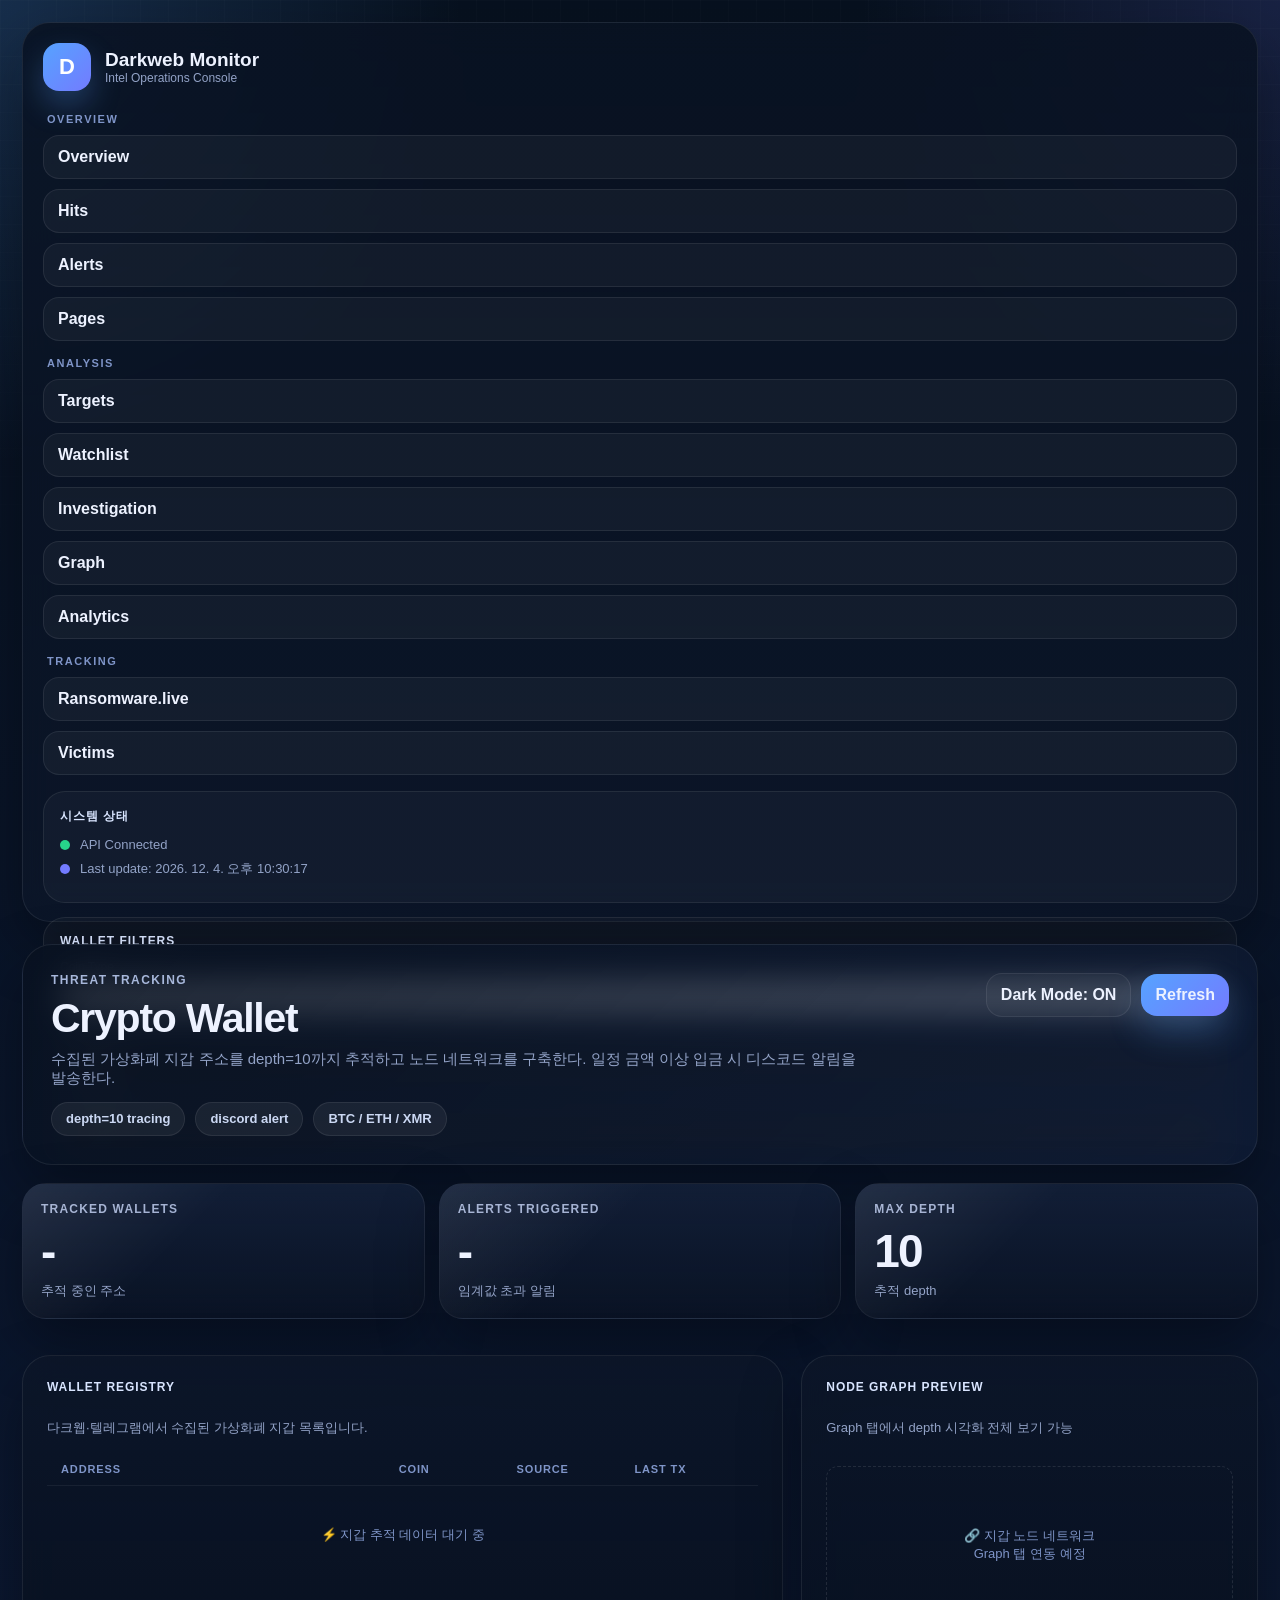
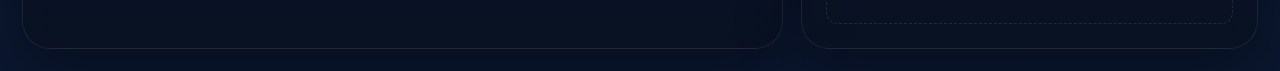
<file: ui/crypto_wallet.html>
<!doctype html>
<html lang="ko">
<head>
  <meta charset="utf-8" />
  <meta name="viewport" content="width=device-width,initial-scale=1" />
  <title>Darkweb Monitor · Crypto Wallet</title>
  <link rel="stylesheet" href="/ui/assets/styles.css" />
</head>
<body>
<script src="/ui/assets/common.js"></script>
<script>
installPage({
  pageKey: 'crypto-wallet',
  heroEyebrow: 'Threat Tracking',
  heroTitle: 'Crypto Wallet',
  heroDesc: '수집된 가상화폐 지갑 주소를 depth=10까지 추적하고 노드 네트워크를 구축한다. 일정 금액 이상 입금 시 디스코드 알림을 발송한다.',
  heroMeta: ['depth=10 tracing', 'discord alert', 'BTC / ETH / XMR'],
  actionHtml: '<button class="btn primary" id="heroRefreshBtn">Refresh</button>',
  sidebarExtra: `
    <div class="card-title">Wallet Filters</div>
    <label class="field-label" for="coinTypeFilter">Coin Type</label>
    <select id="coinTypeFilter" class="control">
      <option value="">전체</option>
      <option value="BTC">Bitcoin (BTC)</option>
      <option value="ETH">Ethereum (ETH)</option>
      <option value="XMR">Monero (XMR)</option>
    </select>
    <label class="field-label" for="alertThreshold">Alert 기준 ($)</label>
    <input id="alertThreshold" class="control" type="number" placeholder="10000" value="10000" />
    <label class="field-label" for="walletSearch">지갑 주소 검색</label>
    <input id="walletSearch" class="control" type="text" placeholder="1A2B3C..." />`,
  mainHtml: `
    <div class="hidden empty" id="errorBox"></div>
    <div style="display:grid;grid-template-columns:repeat(3,1fr);gap:14px;margin-bottom:18px">
      <article class="metric"><div class="metric-label">Tracked Wallets</div><div class="metric-value" id="mWallets">-</div><div class="metric-foot">추적 중인 주소</div></article>
      <article class="metric"><div class="metric-label">Alerts Triggered</div><div class="metric-value" id="mAlerts">-</div><div class="metric-foot">임계값 초과 알림</div></article>
      <article class="metric"><div class="metric-label">Max Depth</div><div class="metric-value">10</div><div class="metric-foot">추적 depth</div></article>
    </div>
    <section class="split">
      <div class="panel" style="padding:24px">
        <div class="card-title">Wallet Registry</div>
        <p class="muted" style="margin-bottom:16px;font-size:13px">다크웹·텔레그램에서 수집된 가상화폐 지갑 목록입니다.</p>
        <div id="walletTable">
          <div style="display:grid;grid-template-columns:3fr 1fr 1fr 1fr;gap:8px;padding:10px 14px;font-size:11px;text-transform:uppercase;letter-spacing:.08em;color:#7f95c8;font-weight:900;border-bottom:1px solid rgba(255,255,255,.06)">
            <span>Address</span><span>Coin</span><span>Source</span><span>Last Tx</span>
          </div>
          <div style="padding:40px;text-align:center;color:#7f95c8;font-size:13px">
            ⚡ 지갑 추적 데이터 대기 중
          </div>
        </div>
      </div>
      <div class="panel" style="padding:24px">
        <div class="card-title">Node Graph Preview</div>
        <p class="muted" style="font-size:13px">Graph 탭에서 depth 시각화 전체 보기 가능</p>
        <div style="padding:60px;text-align:center;color:#7f95c8;font-size:13px;border:1px dashed rgba(255,255,255,.1);border-radius:12px;margin-top:16px">
          🔗 지갑 노드 네트워크<br/>Graph 탭 연동 예정
        </div>
      </div>
    </section>`
});

async function loadWallets() {
  // TODO: fetch('/api/tracking/wallets') 연동
  setUpdated(nowStr());
}

document.addEventListener('DOMContentLoaded', () => {
  attachRefresh(loadWallets);
  loadWallets();
});
</script>
</body>
</html>
</file>
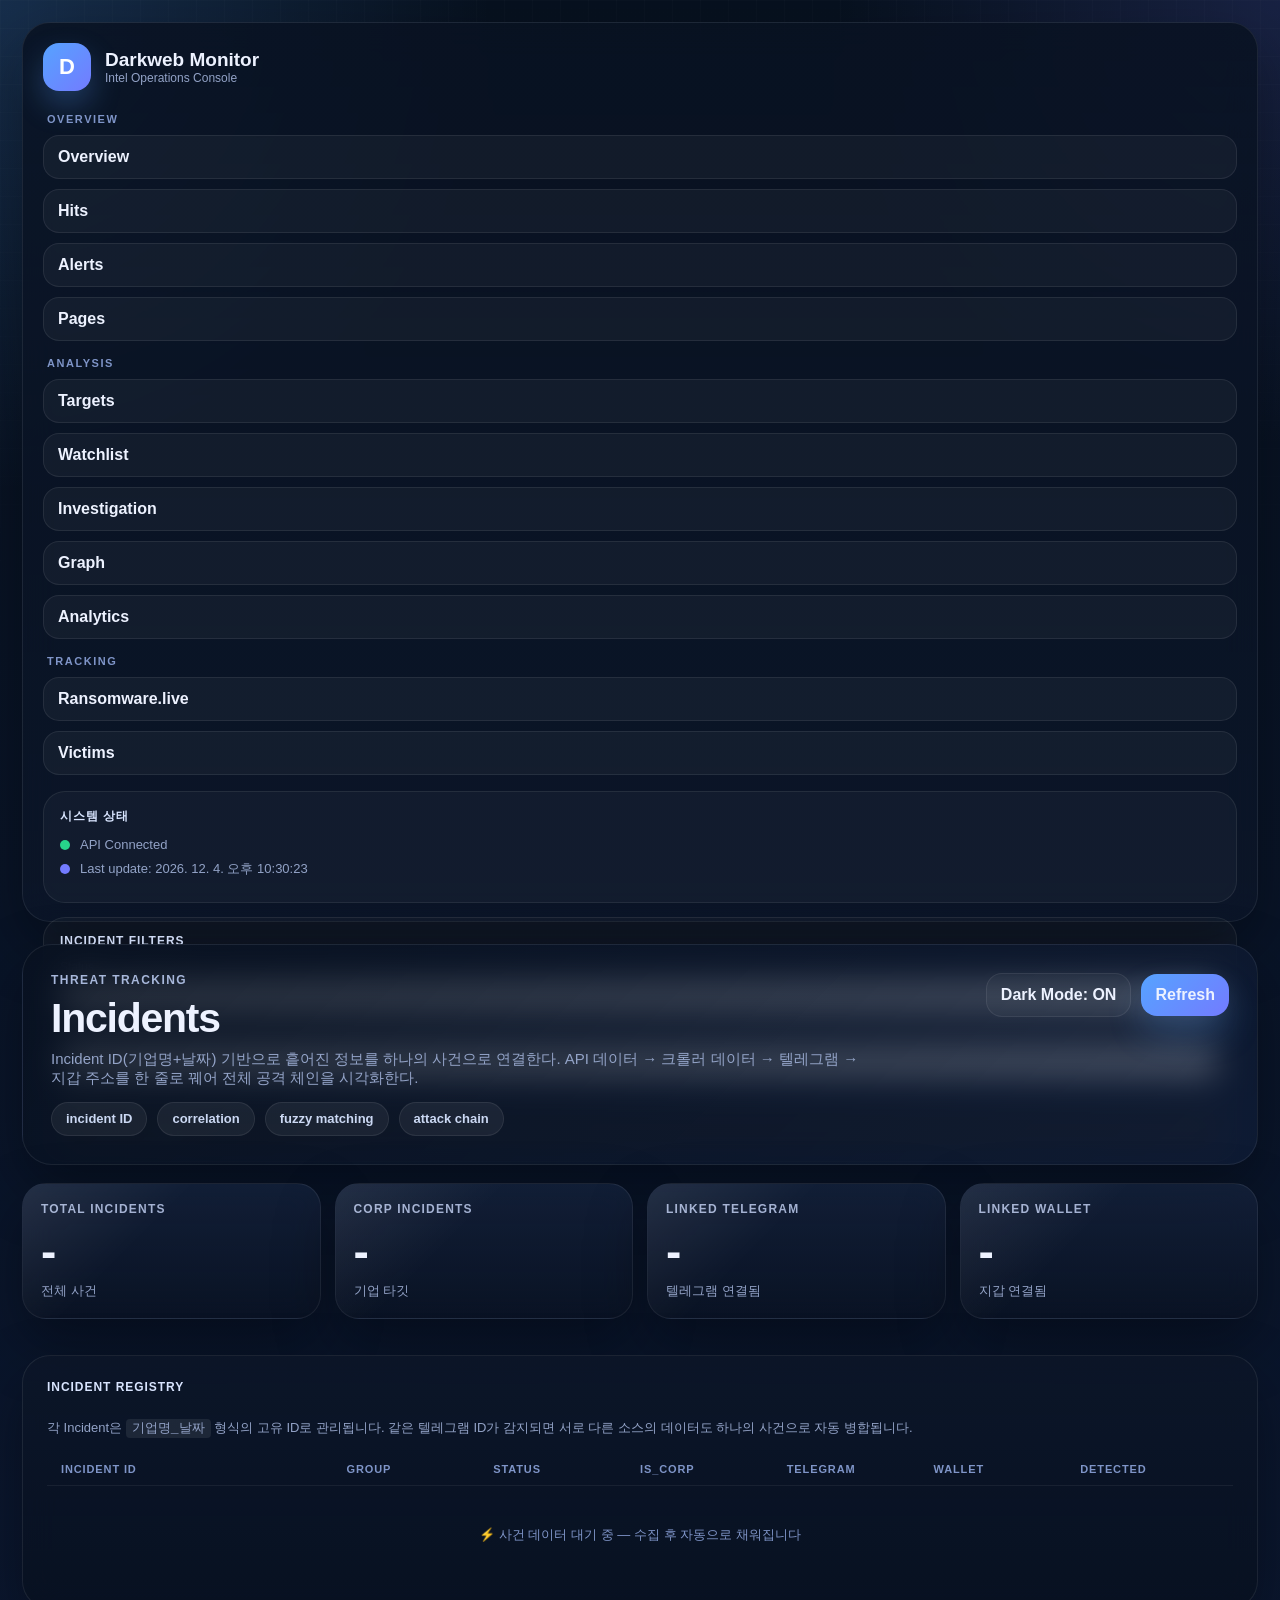
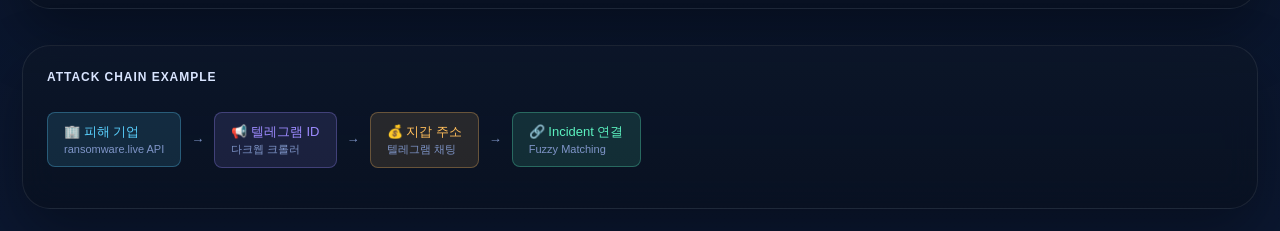
<file: ui/incidents.html>
<!doctype html>
<html lang="ko">
<head>
  <meta charset="utf-8" />
  <meta name="viewport" content="width=device-width,initial-scale=1" />
  <title>Darkweb Monitor · Incidents</title>
  <link rel="stylesheet" href="/ui/assets/styles.css" />
</head>
<body>
<script src="/ui/assets/common.js"></script>
<script>
installPage({
  pageKey: 'incidents',
  heroEyebrow: 'Threat Tracking',
  heroTitle: 'Incidents',
  heroDesc: 'Incident ID(기업명+날짜) 기반으로 흩어진 정보를 하나의 사건으로 연결한다. API 데이터 → 크롤러 데이터 → 텔레그램 → 지갑 주소를 한 줄로 꿰어 전체 공격 체인을 시각화한다.',
  heroMeta: ['incident ID', 'correlation', 'fuzzy matching', 'attack chain'],
  actionHtml: '<button class="btn primary" id="heroRefreshBtn">Refresh</button>',
  sidebarExtra: `
    <div class="card-title">Incident Filters</div>
    <label class="field-label" for="incidentStatusFilter">Status</label>
    <select id="incidentStatusFilter" class="control">
      <option value="">전체</option>
      <option value="published">Published</option>
      <option value="awaiting">Awaiting</option>
      <option value="negotiated">Negotiated</option>
    </select>
    <label class="field-label" for="incidentCorpFilter">is_corp</label>
    <select id="incidentCorpFilter" class="control">
      <option value="">전체</option>
      <option value="true">Corp (기업)</option>
      <option value="false">Non-Corp</option>
    </select>
    <label class="field-label" for="incidentSearch">검색</label>
    <input id="incidentSearch" class="control" type="text" placeholder="Incident ID / 기업명" />`,
  mainHtml: `
    <div class="hidden empty" id="errorBox"></div>
    <div style="display:grid;grid-template-columns:repeat(4,1fr);gap:14px;margin-bottom:18px">
      <article class="metric"><div class="metric-label">Total Incidents</div><div class="metric-value" id="mTotal">-</div><div class="metric-foot">전체 사건</div></article>
      <article class="metric"><div class="metric-label">Corp Incidents</div><div class="metric-value" id="mCorp">-</div><div class="metric-foot">기업 타깃</div></article>
      <article class="metric"><div class="metric-label">Linked Telegram</div><div class="metric-value" id="mTg">-</div><div class="metric-foot">텔레그램 연결됨</div></article>
      <article class="metric"><div class="metric-label">Linked Wallet</div><div class="metric-value" id="mWallet">-</div><div class="metric-foot">지갑 연결됨</div></article>
    </div>
    <section class="panel" style="padding:24px;margin-bottom:18px">
      <div class="card-title">Incident Registry</div>
      <p class="muted" style="margin-bottom:16px;font-size:13px">
        각 Incident은 <code style="background:rgba(255,255,255,.08);padding:2px 6px;border-radius:4px">기업명_날짜</code> 형식의 고유 ID로 관리됩니다.
        같은 텔레그램 ID가 감지되면 서로 다른 소스의 데이터도 하나의 사건으로 자동 병합됩니다.
      </p>
      <div id="incidentTable">
        <div style="display:grid;grid-template-columns:2fr 1fr 1fr 1fr 1fr 1fr 1fr;gap:8px;padding:10px 14px;font-size:11px;text-transform:uppercase;letter-spacing:.08em;color:#7f95c8;font-weight:900;border-bottom:1px solid rgba(255,255,255,.06)">
          <span>Incident ID</span><span>Group</span><span>Status</span><span>is_corp</span><span>Telegram</span><span>Wallet</span><span>Detected</span>
        </div>
        <div style="padding:40px;text-align:center;color:#7f95c8;font-size:13px">
          ⚡ 사건 데이터 대기 중 — 수집 후 자동으로 채워집니다
        </div>
      </div>
    </section>
    <section class="panel" style="padding:24px">
      <div class="card-title">Attack Chain Example</div>
      <div style="display:flex;align-items:center;gap:10px;flex-wrap:wrap;padding:16px 0;font-size:13px">
        <div style="background:rgba(90,209,255,.12);border:1px solid rgba(90,209,255,.3);border-radius:8px;padding:10px 16px;color:#5ad1ff">
          🏢 피해 기업<br/><span style="font-size:11px;color:#7f95c8">ransomware.live API</span>
        </div>
        <span style="color:#7f95c8">→</span>
        <div style="background:rgba(157,139,255,.12);border:1px solid rgba(157,139,255,.3);border-radius:8px;padding:10px 16px;color:#9d8bff">
          📢 텔레그램 ID<br/><span style="font-size:11px;color:#7f95c8">다크웹 크롤러</span>
        </div>
        <span style="color:#7f95c8">→</span>
        <div style="background:rgba(255,190,92,.12);border:1px solid rgba(255,190,92,.3);border-radius:8px;padding:10px 16px;color:#ffbe5c">
          💰 지갑 주소<br/><span style="font-size:11px;color:#7f95c8">텔레그램 채팅</span>
        </div>
        <span style="color:#7f95c8">→</span>
        <div style="background:rgba(91,240,191,.12);border:1px solid rgba(91,240,191,.3);border-radius:8px;padding:10px 16px;color:#5bf0bf">
          🔗 Incident 연결<br/><span style="font-size:11px;color:#7f95c8">Fuzzy Matching</span>
        </div>
      </div>
    </section>`
});

async function loadIncidents() {
  // TODO: fetch('/api/tracking/incidents') 연동
  setUpdated(nowStr());
}

document.addEventListener('DOMContentLoaded', () => {
  attachRefresh(loadIncidents);
  loadIncidents();
});
</script>
</body>
</html>
</file>
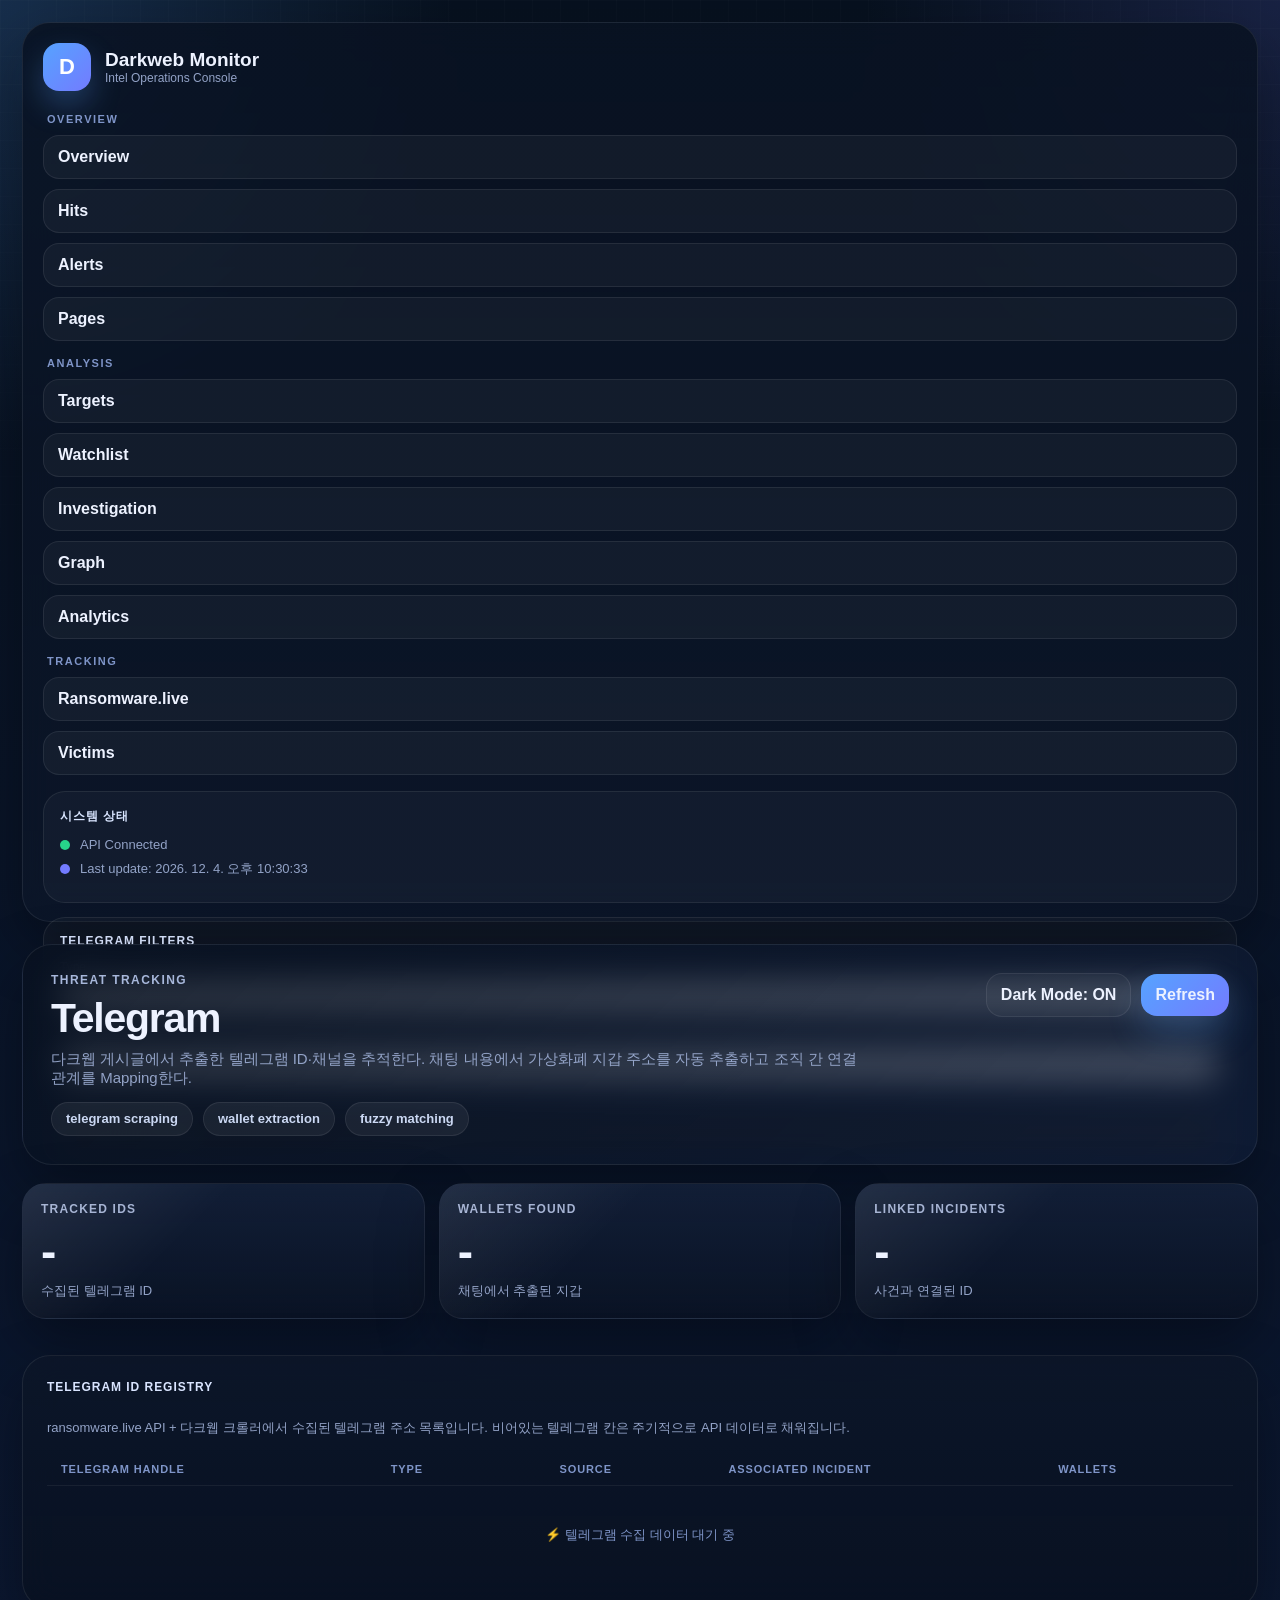
<file: ui/telegram.html>
<!doctype html>
<html lang="ko">
<head>
  <meta charset="utf-8" />
  <meta name="viewport" content="width=device-width,initial-scale=1" />
  <title>Darkweb Monitor · Telegram</title>
  <link rel="stylesheet" href="/ui/assets/styles.css" />
</head>
<body>
<script src="/ui/assets/common.js"></script>
<script>
installPage({
  pageKey: 'telegram',
  heroEyebrow: 'Threat Tracking',
  heroTitle: 'Telegram',
  heroDesc: '다크웹 게시글에서 추출한 텔레그램 ID·채널을 추적한다. 채팅 내용에서 가상화폐 지갑 주소를 자동 추출하고 조직 간 연결 관계를 Mapping한다.',
  heroMeta: ['telegram scraping', 'wallet extraction', 'fuzzy matching'],
  actionHtml: '<button class="btn primary" id="heroRefreshBtn">Refresh</button>',
  sidebarExtra: `
    <div class="card-title">Telegram Filters</div>
    <label class="field-label" for="tgTypeFilter">Type</label>
    <select id="tgTypeFilter" class="control">
      <option value="">전체</option>
      <option value="channel">Channel</option>
      <option value="user">User ID</option>
      <option value="group">Group</option>
    </select>
    <label class="field-label" for="tgLinkedFilter">연결 상태</label>
    <select id="tgLinkedFilter" class="control">
      <option value="">전체</option>
      <option value="linked">Incident 연결됨</option>
      <option value="unlinked">미연결</option>
    </select>
    <label class="field-label" for="tgSearch">검색</label>
    <input id="tgSearch" class="control" type="text" placeholder="@username / 채널명" />`,
  mainHtml: `
    <div class="hidden empty" id="errorBox"></div>
    <div style="display:grid;grid-template-columns:repeat(3,1fr);gap:14px;margin-bottom:18px">
      <article class="metric"><div class="metric-label">Tracked IDs</div><div class="metric-value" id="mTgIds">-</div><div class="metric-foot">수집된 텔레그램 ID</div></article>
      <article class="metric"><div class="metric-label">Wallets Found</div><div class="metric-value" id="mTgWallets">-</div><div class="metric-foot">채팅에서 추출된 지갑</div></article>
      <article class="metric"><div class="metric-label">Linked Incidents</div><div class="metric-value" id="mTgIncidents">-</div><div class="metric-foot">사건과 연결된 ID</div></article>
    </div>
    <section class="panel" style="padding:24px">
      <div class="card-title">Telegram ID Registry</div>
      <p class="muted" style="margin-bottom:16px;font-size:13px">ransomware.live API + 다크웹 크롤러에서 수집된 텔레그램 주소 목록입니다. 비어있는 텔레그램 칸은 주기적으로 API 데이터로 채워집니다.</p>
      <div id="tgTable">
        <div style="display:grid;grid-template-columns:2fr 1fr 1fr 2fr 1fr;gap:8px;padding:10px 14px;font-size:11px;text-transform:uppercase;letter-spacing:.08em;color:#7f95c8;font-weight:900;border-bottom:1px solid rgba(255,255,255,.06)">
          <span>Telegram Handle</span><span>Type</span><span>Source</span><span>Associated Incident</span><span>Wallets</span>
        </div>
        <div style="padding:40px;text-align:center;color:#7f95c8;font-size:13px">
          ⚡ 텔레그램 수집 데이터 대기 중
        </div>
      </div>
    </section>`
});

async function loadTelegram() {
  // TODO: fetch('/api/tracking/telegram') 연동
  setUpdated(nowStr());
}

document.addEventListener('DOMContentLoaded', () => {
  attachRefresh(loadTelegram);
  loadTelegram();
});
</script>
</body>
</html>
</file>
<file: ui/assets/styles.css>
:root {
  --bg: #07111f;
  --bg2: #0b1730;
  --line: rgba(255, 255, 255, .08);
  --line2: rgba(255, 255, 255, .12);
  --text: #edf2ff;
  --muted: #93a3c7;
  --blue: #56a3ff;
  --indigo: #737bff;
  --green: #27d38a;
  --red: #ff6d7a;
  --amber: #ffbe5c;
  --shadow: 0 24px 60px rgba(0, 0, 0, .34);
  --card: linear-gradient(180deg, rgba(12, 22, 40, .86), rgba(8, 16, 31, .80));
}

* {
  box-sizing: border-box
}

html,
body {
  margin: 0;
  padding: 0;
  min-height: 100vh;
  color: var(--text);
  font-family: Inter, Pretendard, -apple-system, BlinkMacSystemFont, "Segoe UI", Arial, sans-serif;
  background:
    radial-gradient(circle at top left, rgba(86, 163, 255, .20), transparent 22%),
    radial-gradient(circle at top right, rgba(115, 123, 255, .16), transparent 20%),
    linear-gradient(180deg, var(--bg), var(--bg2));
  overflow-x: hidden;
}

.bg-grid {
  position: fixed;
  inset: 0;
  pointer-events: none;
  background-image: linear-gradient(rgba(255, 255, 255, .022) 1px, transparent 1px), linear-gradient(90deg, rgba(255, 255, 255, .022) 1px, transparent 1px);
  background-size: 28px 28px;
  mask-image: linear-gradient(180deg, rgba(0, 0, 0, .65), transparent 95%);
}

.shell {
  position: relative;
  width: 100%;
  max-width: none;
  margin: 0;
  padding: clamp(14px, 1.8vw, 22px);
  display: grid;
  grid-template-columns: minmax(240px, 280px) minmax(0, 1fr);
  gap: clamp(14px, 1.8vw, 22px);
  align-items: start;
  overflow-x: clip;
}

.sidebar,
.hero,
.panel,
.metric,
.filter-card,
.detail-card {
  backdrop-filter: blur(16px);
  -webkit-backdrop-filter: blur(16px)
}

.sidebar {
  position: relative;
  top: 0;
  align-self: start;
  padding: 20px;
  border-radius: 28px;
  border: 1px solid var(--line);
  background: linear-gradient(180deg, rgba(9, 18, 34, .88), rgba(12, 22, 40, .74));
  box-shadow: var(--shadow);
  overflow-y: auto;
  max-height: 100vh;
}

.brand {
  display: flex;
  gap: 14px;
  align-items: center;
  margin-bottom: 22px
}

.brand-mark {
  width: 48px;
  height: 48px;
  border-radius: 16px;
  display: grid;
  place-items: center;
  background: linear-gradient(135deg, var(--blue), var(--indigo));
  color: white;
  font-weight: 900;
  font-size: 22px;
  box-shadow: 0 14px 30px rgba(86, 163, 255, .28)
}

.brand-title {
  font-size: 19px;
  font-weight: 900
}

.brand-sub {
  font-size: 12px;
  color: var(--muted)
}

.nav-group {
  margin-bottom: 14px
}

.nav-title {
  font-size: 11px;
  text-transform: uppercase;
  color: #7f95c8;
  letter-spacing: .14em;
  margin: 0 0 10px 4px;
  font-weight: 900
}

.nav {
  display: grid;
  gap: 10px;
  margin-bottom: 16px
}

.nav-link,
.nav-btn,
.btn,
.control,
.chip {
  border: 1px solid var(--line);
  background: rgba(255, 255, 255, .04);
  color: var(--text);
  border-radius: 16px;
  font: inherit;
}

.nav-link,
.nav-btn,
.btn {
  padding: 12px 14px;
  font-weight: 800;
  cursor: pointer;
  text-decoration: none;
  display: block
}

.nav-link, .nav-btn, .btn { padding: 12px 14px; font-weight: 800; cursor: pointer; text-decoration: none; display: block }
.nav-link:hover, .nav-btn:hover, .btn:hover { background: rgba(255,255,255,.08) }
.nav-link.active { background: linear-gradient(135deg, rgba(86,163,255,.18), rgba(115,123,255,.18)); border-color: rgba(86,163,255,.35) }
.btn.primary { border: none; background: linear-gradient(135deg, var(--blue), var(--indigo)); box-shadow: 0 18px 34px rgba(86, 163, 255, .22) }
.btn.ghost { background: rgba(255,255,255,.03) }
.status-card, .filter-card, .detail-card {
  margin-top: 0px; padding: 16px; border-radius: 22px; border: 1px solid var(--line); background: rgba(255,255,255,.03)

}

.nav-link:hover,
.nav-btn:hover,
.btn:hover {
  background: rgba(255, 255, 255, .08)
}

.nav-link.active {
  background: linear-gradient(135deg, rgba(86, 163, 255, .18), rgba(115, 123, 255, .18));
  border-color: rgba(86, 163, 255, .35)
}

.btn.primary {
  border: none;
  background: linear-gradient(135deg, var(--blue), var(--indigo));
  box-shadow: 0 18px 34px rgba(86, 163, 255, .22)
}

.btn.ghost {
  background: rgba(255, 255, 255, .03)
}

.status-card,
.filter-card,
.detail-card {
  margin-top: 14px;
  padding: 16px;
  border-radius: 22px;
  border: 1px solid var(--line);
  background: rgba(255, 255, 255, .03)
}

.card-title {
  font-size: 12px;
  text-transform: uppercase;
  letter-spacing: .08em;
  color: #d9e5ff;
  font-weight: 900;
  margin-bottom: 12px
}

.status-row {
  display: flex;
  align-items: center;
  gap: 10px;
  color: var(--muted);
  font-size: 13px;
  margin: 8px 0
}

.dot {
  width: 10px;
  height: 10px;
  border-radius: 999px
}

.dot.ok {
  background: var(--green)
}

.dot.purple {
  background: var(--indigo)
}

.dot.fail {
  background: var(--red)
}

.field-label {
  display: block;
  font-size: 12px;
  color: var(--muted);
  margin: 10px 0 6px
}

.control {
  width: 100%;
  padding: 12px 12px;
  outline: none
}

.control:focus {
  border-color: rgba(86, 163, 255, .45);
  box-shadow: 0 0 0 4px rgba(86, 163, 255, .12)
}

.main {
  display: grid;
  gap: clamp(14px, 1.5vw, 18px);
  min-width: 0
}

.hero {
  display: flex;
  justify-content: space-between;
  align-items: flex-start;
  gap: clamp(14px, 1.5vw, 18px);
  padding: clamp(20px, 2.2vw, 28px);
  border-radius: 30px;
  border: 1px solid var(--line);
  background: linear-gradient(135deg, rgba(8, 17, 32, .88), rgba(15, 28, 54, .76));
  box-shadow: var(--shadow)
}

.eyebrow {
  font-size: 12px;
  letter-spacing: .12em;
  text-transform: uppercase;
  color: #a7b7da;
  font-weight: 900;
  margin-bottom: 10px
}

.hero h1 {
  margin: 0;
  font-size: clamp(28px, 3.2vw, 42px);
  line-height: 1.04;
  letter-spacing: -.03em
}

.hero p {
  margin: 10px 0 0;
  color: var(--muted);
  font-size: 15px;
  max-width: 820px
}

.actions {
  display: flex;
  gap: 10px;
  flex-wrap: wrap
}

.metrics {
  display: grid;
  grid-template-columns: repeat(auto-fit, minmax(220px, 1fr));
  gap: 16px
}

.metric {
  position: relative;
  overflow: hidden;
  padding: 18px;
  border-radius: 24px;
  border: 1px solid var(--line);
  background: linear-gradient(180deg, rgba(19, 32, 57, .88), rgba(10, 18, 34, .78));
  box-shadow: var(--shadow)
}

.metric::after {
  content: "";
  position: absolute;
  inset: 0;
  background: linear-gradient(135deg, rgba(255, 255, 255, .08), transparent 40%);
  pointer-events: none
}

.metric-label {
  font-size: 12px;
  text-transform: uppercase;
  letter-spacing: .1em;
  color: #a3b1d2;
  font-weight: 900
}

.metric-value {
  margin-top: 12px;
  font-size: clamp(34px, 4vw, 46px);
  font-weight: 900;
  line-height: 1;
  letter-spacing: -.04em
}

.metric-foot {
  margin-top: 8px;
  font-size: 13px;
  color: var(--muted)
}

.grid-2 {
  display: grid;
  grid-template-columns: minmax(0, 1.35fr) minmax(320px, .85fr);
  gap: 18px
}

.grid-3 {
  display: grid;
  grid-template-columns: repeat(auto-fit, minmax(240px, 1fr));
  gap: 16px
}

.panel {
  padding: 18px;
  border-radius: 28px;
  border: 1px solid var(--line);
  background: var(--card);
  box-shadow: var(--shadow);
  min-width: 0
}

.panel-head {
  display: flex;
  justify-content: space-between;
  align-items: center;
  gap: 10px;
  margin-bottom: 16px
}

.panel-title {
  font-size: 22px;
  font-weight: 900;
  letter-spacing: -.02em
}

.panel-sub {
  font-size: 13px;
  color: var(--muted);
  margin-top: 4px
}

.charts {
  display: grid;
  grid-template-columns: repeat(auto-fit, minmax(280px, 1fr));
  gap: 14px
}

.chart-card,
.sub-card {
  border: 1px solid var(--line);
  background: rgba(255, 255, 255, .03);
  border-radius: 22px;
  padding: 16px
}

.chart-title,
.sub-title {
  font-size: 14px;
  font-weight: 800;
  margin-bottom: 10px;
  color: #dce6ff
}

.chart-box {
  width: 100%;
  min-height: 240px;
  height: min(32vw, 320px);
  max-height: 320px;
  position: relative;
  overflow: hidden
}

canvas {
  display: block;
  width: 100% !important;
  height: 100% !important;
  max-height: none !important;
}

.pulse-list,
.stack {
  display: grid;
  gap: 12px
}

.pulse,
.timeline-item,
.list-item {
  border: 1px solid var(--line);
  background: rgba(255, 255, 255, .035);
  border-radius: 18px;
  padding: 14px
}

.pulse-kicker,
.mini-kicker {
  font-size: 11px;
  text-transform: uppercase;
  letter-spacing: .08em;
  color: #a7b7da;
  font-weight: 900
}

.pulse-value {
  font-size: 24px;
  font-weight: 900;
  margin: 8px 0 6px
}

.pulse-desc,
.mini-desc,
.mono {
  font-size: 13px;
  color: var(--muted)
}

.toolbar {
  display: flex;
  justify-content: space-between;
  align-items: center;
  gap: 10px;
  flex-wrap: wrap;
  margin-bottom: 14px
}

.toolbar .control {
  width: auto;
  min-width: 160px;
  max-width: 100%
}

.toolbar-grow {
  flex: 1 1 320px
}

.pill,
.chip {
  display: inline-flex;
  align-items: center;
  gap: 8px;
  padding: 8px 12px;
  border-radius: 999px;
  background: rgba(255, 255, 255, .05);
  border: 1px solid var(--line);
  color: #cbd8f3;
  font-size: 12px;
  font-weight: 800
}

.chip.active {
  background: rgba(86, 163, 255, .14);
  border-color: rgba(86, 163, 255, .36)
}

.table-wrap {
  overflow-x: hidden;
  overflow-y: auto;
  border-radius: 20px;
  width: 100%;
  min-width: 0;
  -webkit-overflow-scrolling: touch
}

table {
  width: 100%;
  border-collapse: collapse;
  min-width: 0;
  table-layout: fixed
}

thead th {
  text-align: left;
  padding: 14px 16px;
  font-size: 12px;
  font-weight: 900;
  text-transform: uppercase;
  letter-spacing: .08em;
  color: #9ec7ff;
  background: rgba(255, 255, 255, .035);
  border-bottom: 1px solid var(--line2);
  white-space: normal;
  overflow-wrap: anywhere
}

th:first-child,
td:first-child {
  width: 72px
}

th:last-child,
td:last-child {
  width: 18%
}

tbody td {
  padding: 15px 16px;
  border-bottom: 1px solid rgba(255, 255, 255, .06);
  vertical-align: top;
  color: #eaf1ff;
  font-size: 14px;
  word-break: break-word;
  overflow-wrap: anywhere;
  white-space: normal
}

tbody tr:hover {
  background: rgba(255, 255, 255, .03)
}

tbody tr.clickable {
  cursor: pointer
}

.badge {
  display: inline-flex;
  align-items: center;
  gap: 6px;
  padding: 7px 11px;
  border-radius: 999px;
  font-size: 12px;
  font-weight: 900;
  border: 1px solid transparent
}

.badge.type,
.badge.ok {
  background: rgba(39, 211, 138, .14);
  color: #8ef0c1;
  border-color: rgba(39, 211, 138, .28)
}

.badge.fail {
  background: rgba(255, 109, 122, .14);
  color: #ffb0b8;
  border-color: rgba(255, 109, 122, .28)
}

.badge.other,
.badge.warn {
  background: rgba(255, 190, 92, .14);
  color: #ffd595;
  border-color: rgba(255, 190, 92, .28)
}

.badge.info {
  background: rgba(86, 163, 255, .14);
  color: #a3cbff;
  border-color: rgba(86, 163, 255, .28)
}

.link {
  color: #9ec7ff;
  text-decoration: none
}

.link:hover {
  text-decoration: underline
}

.muted {
  color: var(--muted)
}

.hidden {
  display: none !important
}

.empty {
  padding: 34px;
  text-align: center;
  color: var(--muted);
  font-size: 14px;
  border: 1px dashed var(--line2);
  border-radius: 18px;
  background: rgba(255, 255, 255, .025);
  margin-top: 12px
}

.pagination {
  display: flex;
  align-items: center;
  gap: 10px;
  margin-top: 14px
}

.pagination .control {
  width: auto;
  padding: 10px 18px;
  cursor: pointer
}

.pagination .control:disabled {
  opacity: .35;
  cursor: not-allowed
}

.split {
  display: grid;
  grid-template-columns: minmax(0, 1.25fr) minmax(320px, .75fr);
  gap: 18px
}

.detail-card {
  position: sticky;
  top: 22px;
  min-height: 220px;
  width: 100%;
  overflow: visible
}

.detail-title {
  font-size: 20px;
  font-weight: 900;
  letter-spacing: -.02em;
  margin-bottom: 8px
}

.detail-meta {
  display: grid;
  gap: 10px;
  margin-top: 14px
}

.meta-row {
  padding: 10px 12px;
  background: rgba(255, 255, 255, .03);
  border: 1px solid var(--line);
  border-radius: 14px
}

.meta-label {
  font-size: 11px;
  text-transform: uppercase;
  letter-spacing: .08em;
  color: #9bb1de;
  font-weight: 900;
  margin-bottom: 4px
}

.detail-cta {
  display: flex;
  gap: 10px;
  flex-wrap: wrap;
  margin-top: 14px
}

.kv-grid {
  display: grid;
  grid-template-columns: repeat(auto-fit, minmax(180px, 1fr));
  gap: 12px
}

.kv {
  padding: 14px;
  border-radius: 18px;
  border: 1px solid var(--line);
  background: rgba(255, 255, 255, .03)
}

.kv .num {
  font-size: 26px;
  font-weight: 900;
  margin-top: 6px
}

.pre {
  white-space: pre-wrap;
  word-break: break-word;
  font-family: ui-monospace, SFMono-Regular, Menlo, Consolas, monospace;
  font-size: 12px;
  color: #d6e2ff
}

.list-tight {
  display: grid;
  gap: 8px
}

.evidence-links {
  display: flex;
  gap: 8px;
  flex-wrap: wrap
}

.timeline {
  display: grid;
  gap: 12px
}

.timeline-item {
  display: grid;
  gap: 8px
}

.timeline-top {
  display: flex;
  justify-content: space-between;
  gap: 12px;
  align-items: center
}

.row-actions {
  display: flex;
  gap: 8px;
  flex-wrap: wrap
}

.small {
  font-size: 12px
}

.hero-meta {
  display: flex;
  gap: 10px;
  flex-wrap: wrap;
  margin-top: 14px
}

.hero-meta .pill {
  background: rgba(255, 255, 255, .06)
}

.highlight {
  background: linear-gradient(135deg, rgba(86, 163, 255, .12), rgba(115, 123, 255, .12));
  border-color: rgba(86, 163, 255, .28)
}

@media (max-width: 1440px) {
  .shell {
    grid-template-columns: minmax(220px, 250px) minmax(0, 1fr)
  }
}

@media (max-width:1320px) {
  .shell {
    grid-template-columns: 1fr
  }

  .sidebar,
  .detail-card {
    position: relative;
    top: 0
  }
}

@media (max-width:1180px) {

  .grid-2,
  .split {
    grid-template-columns: 1fr
  }
}

@media (max-width:900px) {

  .toolbar .control,
  .toolbar-grow {
    width: 100%;
    min-width: 100%
  }
}

@media (max-width:700px) {
  .shell {
    padding: 12px
  }

  .sidebar,
  .panel,
  .hero,
  .metric,
  .filter-card,
  .detail-card {
    border-radius: 20px
  }

  .hero {
    padding: 18px;
    flex-direction: column
  }

  .actions {
    width: 100%
  }

  .actions .btn,
  .actions .nav-btn {
    width: 100%
  }

  .panel-head,
  .toolbar,
  .timeline-top {
    align-items: flex-start;
    flex-direction: column
  }
}

@media (max-width:520px) {

  .status-card,
  .filter-card,
  .detail-card,
  .panel,
  .metric {
    padding: 14px
  }

  .hero h1 {
    font-size: 26px
  }

  .metric-value {
    font-size: 32px
  }

  .chart-box {
    min-height: 220px;
    height: 220px
  }
}


/* v3: keep overview and side panels fully visible in normal page flow */
.sidebar,
.detail-card,
.hero,
.panel,
.main,
.grid-2,
.split {
  height: auto;
  min-height: 0;
  overflow: visible;
}

.shell {
  min-height: 0;
}


/* investigation upgrade */
.detail-stack,
.section-stack {
  display: grid;
  gap: 12px;
}

.section-card {
  border: 1px solid var(--line);
  background: rgba(255, 255, 255, .03);
  border-radius: 18px;
  padding: 14px;
}
.section-title {
  font-size: 13px;
  font-weight: 900;
  letter-spacing: .04em;
  color: #dce6ff;
  margin-bottom: 10px;
  text-transform: uppercase;
}

.info-grid {
  display: grid;
  grid-template-columns: repeat(auto-fit, minmax(150px, 1fr));
  gap: 10px;
}

.info-item {
  border: 1px solid var(--line);
  background: rgba(255, 255, 255, .025);
  border-radius: 14px;
  padding: 12px;
}

.info-label {
  font-size: 11px;
  text-transform: uppercase;
  letter-spacing: .08em;
  color: #9bb1de;
  font-weight: 900;
  margin-bottom: 4px;
}

.info-value {
  font-size: 13px;
  color: var(--text);
  word-break: break-word;
  overflow-wrap: anywhere;
}

.section-title { font-size:13px; font-weight:900; letter-spacing:.04em; color:#0345ee; margin-bottom:10px; text-transform: uppercase; }
.info-grid { display:grid; grid-template-columns: repeat(auto-fit, minmax(150px,1fr)); gap:10px; }
.info-item { border:1px solid var(--line); background: rgba(255,255,255,.025); border-radius:14px; padding:12px; }
.info-label { font-size:11px; text-transform:uppercase; letter-spacing:.08em; color:#0747c7; font-weight:900; margin-bottom:4px; }
.info-value { font-size:13px; color:var(--text); word-break:break-word; overflow-wrap:anywhere; }

.preview-box {
  border: 1px solid var(--line);
  background: rgba(255, 255, 255, .02);
  border-radius: 16px;
  min-height: 180px;
  overflow: hidden;
  display: flex;
  align-items: center;
  justify-content: center;
}

.preview-box img {
  display: block;
  width: 100%;
  max-height: 320px;
  object-fit: cover;
}

.stat-grid-compact {
  display: grid;
  grid-template-columns: repeat(auto-fit, minmax(120px, 1fr));
  gap: 10px;
}

.stat-card-compact {
  border: 1px solid var(--line);
  background: rgba(255, 255, 255, .025);
  border-radius: 14px;
  padding: 12px;
}

.stat-card-compact .num {
  font-size: 22px;
  font-weight: 900;
  margin-top: 6px;
}

.related-list {
  display: grid;
  gap: 8px;
}

.related-item {
  border: 1px solid var(--line);
  background: rgba(255, 255, 255, .025);
  border-radius: 14px;
  padding: 12px;
}

.related-head {
  display: flex;
  justify-content: space-between;
  gap: 10px;
  align-items: flex-start;
}

.related-main {
  font-size: 13px;
  font-weight: 700;
  word-break: break-word;
  overflow-wrap: anywhere;
}

.related-sub {
  margin-top: 6px;
  font-size: 12px;
  color: var(--muted);
  word-break: break-word;
  overflow-wrap: anywhere;
}

.evidence-preview {
  display: grid;
  gap: 10px;
}

.tag-row {
  display: flex;
  gap: 8px;
  flex-wrap: wrap;
}

.detail-card .btn,
.section-card .btn {
  text-decoration: none;
}

.table-tight td,
.table-tight th {
  padding: 11px 12px;
}

.feed-grid {
  display: grid;
  gap: 14px;
}

@media (max-width:700px) {
  .preview-box img {
    max-height: 220px;
  }
}


/* v4 refinement */
.url-cell,
.truncate-2 {
  display: -webkit-box;
  -webkit-line-clamp: 2;
  -webkit-box-orient: vertical;
  overflow: hidden;
  text-overflow: ellipsis;
  white-space: normal;
  line-height: 1.35;
  max-height: calc(1.35em * 2);
}

.table-tight th:nth-child(1),
.table-tight td:nth-child(1) {
  width: 64px;
}

.table-tight th:nth-child(2),
.table-tight td:nth-child(2) {
  width: 110px;
}

.table-tight th:nth-child(3),
.table-tight td:nth-child(3) {
  width: 120px;
}

.table-tight th:nth-child(4),
.table-tight td:nth-child(4) {
  width: 22%;
}

.table-tight th:nth-child(5),
.table-tight td:nth-child(5) {
  width: 34%;
}

.table-tight th:nth-child(6),
.table-tight td:nth-child(6) {
  width: 145px;
}

.table-tight .matched-value {
  font-weight: 800;
  color: #f5f8ff;
}

.table-tight .cell-actions {
  display: flex;
  gap: 8px;
  flex-wrap: wrap;
  margin-top: 8px;
}

.table-tight .mini-btn,
.mini-btn {
  display: inline-flex;
  align-items: center;
  justify-content: center;
  gap: 6px;
  padding: 7px 10px;
  border-radius: 12px;
  border: 1px solid var(--line2);
  background: rgba(255, 255, 255, .04);
  color: var(--text);
  text-decoration: none;
  font-size: 12px;
  font-weight: 800;
  cursor: pointer;
}

.table-tight .mini-btn:hover,
.mini-btn:hover {
  background: rgba(255, 255, 255, .08);
}

.badge-row,
.flag-row {
  display: flex;
  flex-wrap: wrap;
  gap: 6px;
  margin-top: 8px;
}

.badge.flag-new {
  background: rgba(86, 163, 255, .14);
  color: #a3cbff;
  border-color: rgba(86, 163, 255, .28);
}

.badge.flag-repeat {
  background: rgba(255, 190, 92, .14);
  color: #ffd595;
  border-color: rgba(255, 190, 92, .28);
}

.badge.flag-multi {
  background: rgba(115, 123, 255, .14);
  color: #c7cbff;
  border-color: rgba(115, 123, 255, .28);
}

.badge.flag-fail {
  background: rgba(255, 109, 122, .14);
  color: #ffb0b8;
  border-color: rgba(255, 109, 122, .28);
}

.badge.flag-target {
  background: rgba(39, 211, 138, .14);
  color: #8ef0c1;
  border-color: rgba(39, 211, 138, .28);
}

.badge.flag-selected {
  background: rgba(255, 255, 255, .08);
  color: #eef3ff;
  border-color: rgba(255, 255, 255, .15);
}

.table-tight .mini-btn:hover, .mini-btn:hover { background: rgba(255,255,255,.08); }
.badge-row, .flag-row { display: flex; flex-wrap: wrap; gap: 6px; margin-top: 8px; }
.badge.flag-new { background: rgba(86,163,255,.14); color: #5d7594; border-color: rgba(86,163,255,.28); }
.badge.flag-repeat { background: rgba(255,190,92,.14); color: #9c825b; border-color: rgba(255,190,92,.28); }
.badge.flag-multi { background: rgba(115,123,255,.14); color: #73769c; border-color: rgba(115,123,255,.28); }
.badge.flag-fail { background: rgba(255,109,122,.14); color: #ffb0b8; border-color: rgba(255,109,122,.28); }
.badge.flag-target { background: rgba(39,211,138,.14); color: #8ef0c1; border-color: rgba(39,211,138,.28); }
.badge.flag-selected { background: rgba(255,255,255,.08); color: #eef3ff; border-color: rgba(255,255,255,.15); }

.selected-banner {
  display: flex;
  justify-content: space-between;
  align-items: center;
  gap: 12px;
  flex-wrap: wrap;
  padding: 14px 16px;
  border-radius: 20px;
  border: 1px solid rgba(86, 163, 255, .28);
  background: linear-gradient(135deg, rgba(86, 163, 255, .12), rgba(115, 123, 255, .10));
}

.selected-main {
  min-width: 0;
}

.selected-title {
  font-size: 18px;
  font-weight: 900;
  line-height: 1.2;
}

.selected-sub {
  color: var(--muted);
  font-size: 13px;
  margin-top: 6px;
}

.quick-links {
  display: flex;
  gap: 10px;
  flex-wrap: wrap;
}

.section-stack {
  display: grid;
  gap: 14px;
}

.kv-grid {
  display: grid;
  grid-template-columns: repeat(auto-fit, minmax(150px, 1fr));
  gap: 12px;
}

.kv {
  border: 1px solid var(--line);
  background: rgba(255, 255, 255, .035);
  border-radius: 18px;
  padding: 14px;
}

.timeline {
  display: grid;
  gap: 12px;
}

.timeline-top {
  display: flex;
  justify-content: space-between;
  gap: 10px;
  align-items: start;
}

.row-actions {
  display: flex;
  gap: 8px;
  align-items: center;
  flex-wrap: wrap;
}

.detail-title-wrap {
  display: flex;
  justify-content: space-between;
  gap: 10px;
  align-items: start;
}

.info-value.mono {
  font-family: ui-monospace, SFMono-Regular, Menlo, monospace;
}

.section-note {
  color: var(--muted);
  font-size: 12px;
  margin-top: 6px;
}

.related-item.clickable {
  cursor: pointer;
}

.related-item.clickable:hover {
  background: rgba(255, 255, 255, .05);
}

.anchor-group {
  display: flex;
  gap: 8px;
  flex-wrap: wrap;
}

.stack-sections {
  display: grid;
  gap: 16px;
}

@media (max-width: 1100px) {

  .table-tight th:nth-child(3),
  .table-tight td:nth-child(3) {
    display: none;
  }
}

@media (max-width: 860px) {

  .table-tight th:nth-child(6),
  .table-tight td:nth-child(6) {
    display: none;
  }
}

/* theme */
:root[data-theme="light"] {
  --bg: #eef4ff;
  --bg2: #dfe9fb;
  --line: rgba(23, 36, 66, .10);
  --line2: rgba(23, 36, 66, .14);
  --text: #0f172a;
  --muted: #4b5d83;
  --blue: #2f6fff;
  --indigo: #5d61ff;
  --green: #169a63;
  --red: #dc4458;
  --amber: #d78719;
  --shadow: 0 24px 60px rgba(20, 33, 61, .12);
  --card: linear-gradient(180deg, rgba(255, 255, 255, .94), rgba(242, 247, 255, .90));
}

html[data-theme="light"],
html[data-theme="light"] body {
  color: var(--text);
  background:
    radial-gradient(circle at top left, rgba(47, 111, 255, .12), transparent 22%),
    radial-gradient(circle at top right, rgba(93, 97, 255, .10), transparent 20%),
    linear-gradient(180deg, var(--bg), var(--bg2));
}

html[data-theme="light"] .bg-grid {
  background-image:
    linear-gradient(rgba(23, 36, 66, .035) 1px, transparent 1px),
    linear-gradient(90deg, rgba(23, 36, 66, .035) 1px, transparent 1px);
}

html[data-theme="light"] .sidebar,
html[data-theme="light"] .hero,
html[data-theme="light"] .panel,
html[data-theme="light"] .metric,
html[data-theme="light"] .filter-card,
html[data-theme="light"] .detail-card,
html[data-theme="light"] .status-card,
html[data-theme="light"] .chart-card,
html[data-theme="light"] .pulse,
html[data-theme="light"] .mini-card,
html[data-theme="light"] .evidence-box,
html[data-theme="light"] .table-wrap {
  background: var(--card);
  box-shadow: var(--shadow);
}

html[data-theme="light"] .hero {
  background: linear-gradient(135deg, rgba(255, 255, 255, .95), rgba(239, 245, 255, .92));
}

html[data-theme="light"] .sidebar {
  background: linear-gradient(180deg, rgba(255, 255, 255, .96), rgba(241, 246, 255, .92));
}

html[data-theme="light"] .metric {
  background: linear-gradient(180deg, rgba(255, 255, 255, .96), rgba(244, 248, 255, .92));
}

html[data-theme="light"] .nav-link,
html[data-theme="light"] .nav-btn,
html[data-theme="light"] .btn,
html[data-theme="light"] .control,
html[data-theme="light"] .chip,
html[data-theme="light"] .pill {
  background: rgba(255, 255, 255, .80);
  color: var(--text);
}

html[data-theme="light"] .btn.ghost {
  background: rgba(245, 248, 255, .95);
}

html[data-theme="light"] .btn.primary {
  color: #fff;
}

html[data-theme="light"] .nav-link.active {
  background: linear-gradient(135deg, rgba(47, 111, 255, .14), rgba(93, 97, 255, .14));
  border-color: rgba(47, 111, 255, .28);
}

html[data-theme="light"] .brand-mark {
  color: #fff;
}

html[data-theme="light"] .brand-sub,
html[data-theme="light"] .status-row,
html[data-theme="light"] .field-label,
html[data-theme="light"] .hero p,
html[data-theme="light"] .panel-sub,
html[data-theme="light"] .metric-foot,
html[data-theme="light"] .muted,
html[data-theme="light"] .mini-desc {
  color: var(--muted);
}

html[data-theme="light"] .nav-title,
html[data-theme="light"] .eyebrow,
html[data-theme="light"] .metric-label,
html[data-theme="light"] .card-title,
html[data-theme="light"] .pulse-kicker,
html[data-theme="light"] .mini-kicker,
html[data-theme="light"] thead th {
  color: #35507f;
}

html[data-theme="light"] .link {
  color: #245bda;
}

html[data-theme="light"] tbody tr:hover {
  background: rgba(47, 111, 255, .05);
}

html[data-theme="light"] thead th {
  background: rgba(47, 111, 255, .06);
}

html[data-theme="light"] .graph-stage,
html[data-theme="light"] .bar-track {
  background: rgba(31, 55, 98, .05);
}

html[data-theme="light"] .graph-link {
  stroke: rgba(73, 96, 135, .30);
}

html[data-theme="light"] .badge.type,
html[data-theme="light"] .badge.ok {
  color: #0f7b4d;
}

html[data-theme="light"] .badge.fail {
  color: #b22639;
}

html[data-theme="light"] .badge.other,
html[data-theme="light"] .badge.warn {
  color: #9b6210;
}

html[data-theme="light"] .badge.new {
  background: rgba(47, 111, 255, .12);
  color: #245bda;
  border-color: rgba(47, 111, 255, .20);
}

html[data-theme="light"] .badge.repeat {
  background: rgba(215, 135, 25, .14);
  color: #8a5a0d;
  border-color: rgba(215, 135, 25, .24);
}

html[data-theme="light"] .badge.multi {
  background: rgba(93, 97, 255, .12);
  color: #4e4fc8;
  border-color: rgba(93, 97, 255, .20);
}

html[data-theme="light"] .badge.target {
  background: rgba(22, 154, 99, .14);
  color: #0f7b4d;
  border-color: rgba(22, 154, 99, .24);
}

/* refined columns and priority */
.table-tight td:nth-child(1),
.table-tight th:nth-child(1) {
  width: 70px;
}

.table-tight td:nth-child(2),
.table-tight th:nth-child(2) {
  width: 110px;
}

.table-tight td:nth-child(3),
.table-tight th:nth-child(3) {
  width: 130px;
}

.url-wrap {
  display: -webkit-box;
  -webkit-line-clamp: 2;
  -webkit-box-orient: vertical;
  overflow: hidden;
  line-height: 1.35;
}

.value-strong {
  font-weight: 900;
  letter-spacing: -.01em;
}

.priority-badges {
  display: flex;
  flex-wrap: wrap;
  gap: 6px;
  margin-top: 8px;
}

.badge.new {
  background: rgba(86, 163, 255, .14);
  color: #a3cbff;
  border-color: rgba(86, 163, 255, .28);
}

.badge.repeat {
  background: rgba(255, 190, 92, .14);
  color: #ffd595;
  border-color: rgba(255, 190, 92, .28);
}

.badge.multi {
  background: rgba(115, 123, 255, .14);
  color: #c8ccff;
  border-color: rgba(115, 123, 255, .28);
}

.badge.target {
  background: rgba(39, 211, 138, .14);
  color: #8ef0c1;
  border-color: rgba(39, 211, 138, .28);
}

.btn.sm {
  padding: 8px 10px;
  font-size: 12px;
  border-radius: 12px;
}

/* graph */
.graph-stage {
  position: relative;
  min-height: 620px;
  border: 1px solid var(--line);
  border-radius: 22px;
  background: rgba(255, 255, 255, .02);
  overflow: hidden;
}

.graph-toolbar {
  display: flex;
  gap: 10px;
  flex-wrap: wrap;
  margin-bottom: 14px;
}

.graph-svg {
  width: 100%;
  height: 620px;
  display: block;
}

.graph-legend {
  display: flex;
  flex-wrap: wrap;
  gap: 8px;
  margin-top: 12px;
}

.legend-dot {
  width: 10px;
  height: 10px;
  border-radius: 999px;
  display: inline-block;
}

.graph-node-label {
  font-size: 11px;
  fill: var(--text);
  pointer-events: none;
}

.graph-link {
  stroke: rgba(147, 163, 199, .35);
  stroke-width: 1.4;
}

.graph-node {
  cursor: pointer;
  transition: transform .15s ease;
}

.graph-node:hover {
  transform: scale(1.08);
}

.analytics-grid {
  display: grid;
  grid-template-columns: repeat(auto-fit, minmax(280px, 1fr));
  gap: 16px;
}

.bar-list {
  display: grid;
  gap: 10px;
}

.bar-row {
  display: grid;
  gap: 6px;
}

.bar-meta {
  display: flex;
  justify-content: space-between;
  gap: 10px;
  font-size: 13px;
}

.bar-track {
  height: 10px;
  border-radius: 999px;
  background: rgba(255, 255, 255, .06);
  overflow: hidden;
}

.bar-fill {
  height: 100%;
  border-radius: 999px;
  background: linear-gradient(135deg, var(--blue), var(--indigo));
}

@media (max-width: 900px) {
  .graph-stage {
    min-height: 520px;
  }

  .graph-svg {
    height: 520px;
  }
}


/* analytics overflow fix */
.bar-meta {
  align-items: center;
}

.bar-meta>span:first-child {
  flex: 1 1 auto;
  min-width: 0;
  overflow: hidden;
  text-overflow: ellipsis;
  white-space: nowrap;
}

.bar-meta>span:last-child {
  flex: 0 0 auto;
}

.bar-row {
  min-width: 0;
}

.panel,
.analytics-grid>.panel,
.graph-stage {
  min-width: 0;
  overflow: hidden;
}

/* stable graph layout */
.graph-stage {
  min-height: 680px;
  background:
    linear-gradient(180deg, rgba(255, 255, 255, .025), rgba(255, 255, 255, .015)),
    rgba(255, 255, 255, .02);
}

.graph-svg {
  height: 680px;
}

.graph-col-label {
  font-size: 12px;
  font-weight: 900;
  letter-spacing: .08em;
  fill: #8fa4d1;
}

.graph-node-label {
  font-size: 10px;
}

.graph-node-count {
  font-size: 10px;
  font-weight: 800;
  fill: #0b1220;
  pointer-events: none;
}

.graph-hint {
  margin-top: 10px;
  color: var(--muted);
  font-size: 13px;
}

html[data-theme="light"] .graph-col-label {
  fill: #4b5d83;
}

@media (max-width: 900px) {
  .graph-stage {
    min-height: 580px;
  }

  .graph-svg {
    height: 580px;
  }
}


/* v3 fixes */
.actions {
  align-items: center;
}

.actions .btn {
  flex: 0 0 auto;
}

html[data-theme="light"] .btn.primary {
  background: linear-gradient(135deg, var(--blue), var(--indigo));
  color: #ffffff !important;
  border: none;
  box-shadow: 0 14px 28px rgba(47, 111, 255, .18);
}

html[data-theme="light"] .btn.ghost {
  background: rgba(255, 255, 255, .82);
  color: var(--text);
  border-color: rgba(23, 36, 66, .16);
}

html[data-theme="light"] .control,
html[data-theme="light"] .nav-link,
html[data-theme="light"] .nav-btn,
html[data-theme="light"] .pill,
html[data-theme="light"] .chip {
  border-color: rgba(23, 36, 66, .14);
}

.graph-stage {
  overflow: auto;
  min-height: 540px;
}

.graph-svg {
  width: 100%;
  min-height: 540px;
  display: block;
}

.bar-list {
  min-width: 0;
}

.bar-row {
  min-width: 0;
}

.bar-meta {
  display: grid;
  grid-template-columns: minmax(0, 1fr) auto;
  gap: 10px;
  align-items: start;
}

.bar-meta>span:first-child {
  min-width: 0;
  white-space: normal !important;
  overflow: visible !important;
  text-overflow: unset !important;
  overflow-wrap: anywhere;
  word-break: break-word;
  line-height: 1.3;
}

.bar-meta>span:last-child {
  white-space: nowrap;
  align-self: center;
}

.bar-track {
  width: 100%;
}

.analytics-grid,
.analytics-grid>.panel,
.panel {
  min-width: 0;
}

.chart-box {
  min-width: 0;
  overflow: hidden;
}

@media (max-width: 900px) {
  .bar-meta {
    grid-template-columns: 1fr;
  }

  .bar-meta>span:last-child {
    justify-self: end;
  }
}


/* v4 graph sizing */
.graph-stage {
  min-height: 680px;
  max-height: 980px;
  overflow: auto;
}

.graph-svg {
  width: 100%;
  display: block;
}


/* v5 graph auto-fit without internal scroll */
.graph-stage {
  overflow: hidden !important;
  min-height: 620px;
  max-height: none !important;
}

.graph-svg {
  width: 100%;
  display: block;
}


/* v6 light mode text corrections */
html[data-theme="light"] .panel-title,
html[data-theme="light"] .detail-title,
html[data-theme="light"] .hero h1,
html[data-theme="light"] .brand-title,
html[data-theme="light"] .num,
html[data-theme="light"] .metric-value,
html[data-theme="light"] .pulse-value,
html[data-theme="light"] .kv strong,
html[data-theme="light"] .value-strong,
html[data-theme="light"] tbody td,
html[data-theme="light"] .table-wrap,
html[data-theme="light"] .list-item,
html[data-theme="light"] .meta-row,
html[data-theme="light"] .mini-card,
html[data-theme="light"] .evidence-box,
html[data-theme="light"] .row-actions,
html[data-theme="light"] .detail-card,
html[data-theme="light"] .panel,
html[data-theme="light"] .status-card,
html[data-theme="light"] .filter-card,
html[data-theme="light"] .metric,
html[data-theme="light"] .pulse,
html[data-theme="light"] .chart-card {
  color: #0f172a;
}

html[data-theme="light"] tbody td .muted,
html[data-theme="light"] .mini-desc,
html[data-theme="light"] .panel-sub,
html[data-theme="light"] .metric-foot,
html[data-theme="light"] .pulse-desc,
html[data-theme="light"] .detail-meta,
html[data-theme="light"] .meta-label,
html[data-theme="light"] .row-sub,
html[data-theme="light"] .hero p,
html[data-theme="light"] .brand-sub,
html[data-theme="light"] .status-row,
html[data-theme="light"] .field-label {
  color: #4b5d83 !important;
}

html[data-theme="light"] tbody td a.link,
html[data-theme="light"] .table-wrap a.link,
html[data-theme="light"] .detail-card a.link {
  color: #245bda !important;
}

html[data-theme="light"] .chart-title,
html[data-theme="light"] .card-title,
html[data-theme="light"] .nav-title,
html[data-theme="light"] .mini-kicker,
html[data-theme="light"] .pulse-kicker,
html[data-theme="light"] .metric-label,
html[data-theme="light"] thead th,
html[data-theme="light"] .eyebrow {
  color: #35507f !important;
}

html[data-theme="light"] .empty {
  color: #4b5d83;
  background: rgba(47, 111, 255, .04);
}


/* v7 graph interaction fixes */
.graph-stage {
  overflow: visible !important;
}

.graph-svg {
  overflow: visible;
}

.graph-node {
  cursor: pointer;
}

.graph-node circle {
  transition: r .14s ease, filter .14s ease, stroke-width .14s ease, opacity .14s ease;
  transform-origin: center;
}

.graph-node .graph-node-label {
  transition: font-size .14s ease, opacity .14s ease, font-weight .14s ease;
}

.graph-node.is-dim circle,
.graph-node.is-dim .graph-node-label {
  opacity: .35;
}

.graph-node.is-active circle {
  filter: drop-shadow(0 0 10px rgba(255, 255, 255, .18));
  stroke-width: 2.4;
}

.graph-node.is-active .graph-node-label {
  font-weight: 900;
}

.graph-link.is-dim {
  opacity: .12;
}

.graph-link.is-active {
  opacity: .9;
  stroke-width: 2.2;
}


/* v8 node detail overflow fix */
.detail-card,
.detail-meta,
.list-tight,
.list-item {
  min-width: 0;
}

.detail-title {
  min-width: 0;
  max-width: 100%;
  overflow-wrap: anywhere;
  word-break: break-word;
  line-height: 1.22;
}

.detail-card .mini-desc,
.detail-card .mini-kicker,
.detail-card .meta-row,
.detail-card .meta-label,
.detail-card .list-item,
.detail-card a.link,
.detail-card .btn {
  min-width: 0;
  overflow-wrap: anywhere;
  word-break: break-word;
}

.detail-card .btn.sm,
.detail-card .btn.primary,
.detail-card .btn.ghost {
  white-space: normal;
}

.meta-row>div:last-child {
  min-width: 0;
  text-align: right;
}

.meta-row>div:last-child .badge {
  max-width: 100%;
}


/* v9 light mode visibility + graph hover stability */
html[data-theme="light"] .value-strong,
html[data-theme="light"] .priority-badges,
html[data-theme="light"] .priority-badges .badge,
html[data-theme="light"] #hitsBody td,
html[data-theme="light"] #hitsBody .value-strong,
html[data-theme="light"] #hitsBody .muted,
html[data-theme="light"] #hitsBody .url-wrap,
html[data-theme="light"] #hitsBody .url-wrap a,
html[data-theme="light"] #hitsBody .row-actions .btn {
  color: #0f172a !important;
}

html[data-theme="light"] #hitsBody .url-wrap a.link {
  color: #245bda !important;
}

html[data-theme="light"] #hitsBody .badge.repeat {
  color: #8a5a0d !important;
}

html[data-theme="light"] #hitsBody .badge.new {
  color: #245bda !important;
}

html[data-theme="light"] #hitsBody .badge.multi {
  color: #4e4fc8 !important;
}

html[data-theme="light"] #hitsBody .badge.target,
html[data-theme="light"] #hitsBody .badge.type {
  color: #0f7b4d !important;
}

.graph-node {
  cursor: pointer;
}

.graph-node circle,
.graph-node .graph-node-label,
.graph-node .graph-node-count {
  pointer-events: none;
}

.graph-node {
  transition: opacity .14s ease;
}

.graph-node.is-hover {
  filter: none;
}

.graph-node.is-hover circle {
  filter: drop-shadow(0 0 12px rgba(255, 255, 255, .18));
}

.graph-node.is-active circle {
  filter: drop-shadow(0 0 14px rgba(255, 255, 255, .20));
}


/* v10 light mode visibility and graph hitbox fixes */
html[data-theme="light"] #hitsBody td:nth-child(4),
html[data-theme="light"] #hitsBody td:nth-child(4) *,
html[data-theme="light"] #hitsBody td:nth-child(5),
html[data-theme="light"] #hitsBody td:nth-child(5) *,
html[data-theme="light"] .detail-card .detail-title,
html[data-theme="light"] .detail-card .mini-desc,
html[data-theme="light"] .detail-card .mini-kicker,
html[data-theme="light"] .detail-card .meta-row,
html[data-theme="light"] .detail-card .meta-row *,
html[data-theme="light"] .detail-card .kv,
html[data-theme="light"] .detail-card .kv * {
  color: #0f172a !important;
}

html[data-theme="light"] #hitsBody td:nth-child(5) a,
html[data-theme="light"] #hitsBody .url-wrap a,
html[data-theme="light"] .detail-card a.link,
html[data-theme="light"] .detail-card a {
  color: #111111 !important;
  text-decoration-color: rgba(17, 17, 17, .35);
}

html[data-theme="light"] .detail-card .badge.repeat {
  color: #8a5a0d !important;
}

html[data-theme="light"] .detail-card .badge.new {
  color: #245bda !important;
}

html[data-theme="light"] .detail-card .badge.multi {
  color: #4e4fc8 !important;
}

html[data-theme="light"] .detail-card .badge.target,
html[data-theme="light"] .detail-card .badge.type,
html[data-theme="light"] .detail-card .badge.ok {
  color: #0f7b4d !important;
}

.graph-node,
.graph-hitbox {
  cursor: pointer;
}

.graph-hitbox {
  pointer-events: all;
}

.graph-node {
  transition: transform .14s ease, opacity .14s ease;
}

.graph-node.is-hover,
.graph-node.is-active {
  transform-box: fill-box;
  transform-origin: center;
}

.graph-node.is-hover {
  transform: scale(1.12);
}

.graph-node.is-active {
  transform: scale(1.14);
}

.graph-node.is-hover circle,
.graph-node.is-active circle {
  filter: drop-shadow(0 0 14px rgba(255, 255, 255, .22));
}


/* v11 force readable light-mode text */
html[data-theme="light"] {
  --text: #0f172a !important;
  --muted: #1f2937 !important;
}

html[data-theme="light"] body,
html[data-theme="light"] .shell,
html[data-theme="light"] .main,
html[data-theme="light"] .panel,
html[data-theme="light"] .metric,
html[data-theme="light"] .detail-card,
html[data-theme="light"] .status-card,
html[data-theme="light"] .filter-card,
html[data-theme="light"] .chart-card,
html[data-theme="light"] .pulse,
html[data-theme="light"] .table-wrap,
html[data-theme="light"] .analytics-grid,
html[data-theme="light"] .graph-stage,
html[data-theme="light"] .hero,
html[data-theme="light"] .sidebar,
html[data-theme="light"] .mini-desc,
html[data-theme="light"] .metric-foot,
html[data-theme="light"] .panel-sub,
html[data-theme="light"] .pulse-desc,
html[data-theme="light"] .field-label,
html[data-theme="light"] .status-row,
html[data-theme="light"] .muted,
html[data-theme="light"] .graph-hint,
html[data-theme="light"] .graph-node-label,
html[data-theme="light"] .graph-col-label,
html[data-theme="light"] .graph-node-count,
html[data-theme="light"] .bar-meta,
html[data-theme="light"] .bar-meta span,
html[data-theme="light"] .bar-row,
html[data-theme="light"] .chart-title,
html[data-theme="light"] .empty,
html[data-theme="light"] .mini-kicker,
html[data-theme="light"] .pulse-kicker,
html[data-theme="light"] .metric-label,
html[data-theme="light"] .card-title,
html[data-theme="light"] .nav-title,
html[data-theme="light"] .eyebrow,
html[data-theme="light"] thead th,
html[data-theme="light"] tbody td,
html[data-theme="light"] tbody td *,
html[data-theme="light"] .pill,
html[data-theme="light"] .chip,
html[data-theme="light"] .kv,
html[data-theme="light"] .kv *,
html[data-theme="light"] .list-item,
html[data-theme="light"] .list-item * {
  color: #0f172a !important;
}

html[data-theme="light"] .hero p,
html[data-theme="light"] .panel-sub,
html[data-theme="light"] .metric-foot,
html[data-theme="light"] .pulse-desc,
html[data-theme="light"] .field-label,
html[data-theme="light"] .status-row,
html[data-theme="light"] .muted,
html[data-theme="light"] .graph-hint,
html[data-theme="light"] .mini-desc,
html[data-theme="light"] .bar-meta>span:last-child {
  color: #111827 !important;
}

html[data-theme="light"] a,
html[data-theme="light"] a.link,
html[data-theme="light"] .link {
  color: #111111 !important;
  text-decoration-color: rgba(17, 17, 17, .45);
}


/* v12 graph click+hover real fix */
.graph-node {
  cursor: pointer;
  transition: transform .14s ease, opacity .14s ease;
}

.graph-node .graph-hitbox {
  pointer-events: all !important;
}

.graph-node circle:not(.graph-hitbox),
.graph-node .graph-node-label,
.graph-node .graph-node-count {
  pointer-events: none;
}

.graph-node.is-hover,
.graph-node.is-active {
  transform-box: fill-box;
  transform-origin: center;
}

.graph-node.is-hover {
  transform: scale(1.12);
}

.graph-node.is-active {
  transform: scale(1.14);
}

.graph-node.is-hover circle:not(.graph-hitbox),
.graph-node.is-active circle:not(.graph-hitbox) {
  filter: drop-shadow(0 0 14px rgba(255, 255, 255, .22));
  stroke-width: 2.2;
}

.graph-link {
  transition: opacity .14s ease, stroke-width .14s ease;
}

.graph-link.is-active {
  opacity: .95;
  stroke-width: 2.4;
}

.graph-link.is-dim {
  opacity: .10;
}


/* v13 light mode chart text hard-fix */
html[data-theme="light"] canvas,
html[data-theme="light"] .chart-box,
html[data-theme="light"] .chart-card,
html[data-theme="light"] .chart-title,
html[data-theme="light"] .graph-hint,
html[data-theme="light"] .graph-node-label,
html[data-theme="light"] .graph-node-count,
html[data-theme="light"] .graph-col-label {
  color: #0f172a !important;
}

html[data-theme="light"] .chart-title,
html[data-theme="light"] .graph-node-label,
html[data-theme="light"] .graph-node-count,
html[data-theme="light"] .graph-col-label,
html[data-theme="light"] .graph-hint {
  fill: #0f172a !important;
  stroke: none !important;
}
/* Investigation Feed 전체 높이 균형 맞추기 */
.panel {
  display: flex;
  flex-direction: column;
}

/* 상단 영역 키우기 */
.panel-head {
  min-height: 100px; /* ← 여기 조절 (핵심) */
  display: flex;
  align-items: center;
  justify-content: space-between;
}

/* summary 영역도 동일 비율로 확장 */
#summaryBox {
  display: flex;
  flex-direction: column;
  gap: 16px;
  padding-top: 12px;
}
.mini-desc {
  display: -webkit-box;
  -webkit-line-clamp: 2;
  -webkit-box-orient: vertical;
  overflow: hidden;
}

.timeline-top {
  display: flex;
  justify-content: space-between;
  align-items: center;
  gap: 8px;
}

.timeline-top .pill {
  flex-shrink: 0;
}
.chart-box {
  width: 100%;
  height: 320px;   /* ← 이거 중요 */
}
/* select 기본 */
.control {
  color: #000000; /* 라이트모드 기본 */
  background-color: #fff;
}

/* 다크모드 대응 */
[data-theme="dark"] .control {
  color: #fff;
  background-color: #1e1e1e;
}

/* 핵심: 드롭다운 옵션 색 강제 */
.control option {
  color: #14012c;
  background-color: #fff;
}

/* 다크모드 option 강제 */
[data-theme="dark"] .control option {
  color: #fff;
  background-color: #1e1e1e;
}
.pagination .control {
  background: rgba(148, 163, 184, 0.15); /* pill 느낌 */
  color: #cbd5f5;
  border-radius: 999px;
  border: none;
  padding: 8px 14px;
  transition: all 0.2s ease;
}

.pagination .control:hover {
  background: rgba(148, 163, 184, 0.25);
}

.pagination .control:disabled {
  opacity: 0.4;
}
/* ===== UI 통일 (pagination / pill / control) ===== */

:root {
  --ui-height: 34px;
  --ui-font: 13px;
  --ui-radius: 999px;
  --ui-padding-x: 14px;
}

/* 버튼 + pill 공통 */
.control,
.pill {
  height: var(--ui-height);
  font-size: var(--ui-font);
  border-radius: var(--ui-radius);
  padding: 0 var(--ui-padding-x);
  display: inline-flex;
  align-items: center;
  justify-content: center;
  line-height: 1;
}

/* Prev / Next 버튼 */
.pagination .control {
  background: rgba(148, 163, 184, 0.15);
  color: #cbd5f5;
  border: none;
  transition: all 0.2s ease;
}

.pagination .control:hover {
  background: rgba(148, 163, 184, 0.25);
}

.pagination .control:disabled {
  opacity: 0.4;
  cursor: not-allowed;
}

/* Page pill */
.pagination .pill {
  background: rgba(59, 130, 246, 0.18);
  color: #93c5fd;
  font-weight: 500;
}

/* total pill (약하게) */
#targetCountPill {
  opacity: 0.7;
}

/* select (rows) */
.pagination select.control {
  appearance: none;
  background: rgba(148, 163, 184, 0.15);
  color: #cbd5f5;
  border: none;
  padding-right: 28px;
}

/* hover */
.pagination select.control:hover {
  background: rgba(148, 163, 184, 0.25);
}
/* ===== row(10 rows) 색 강제 분리 ===== */

/* 라이트모드 */
html:not(.dark) select.control {
  color: #111827 !important;
  background-color: #ffffff !important;
  opacity: 1 !important;
  -webkit-text-fill-color: #111827 !important;
}

/* 다크모드 */
html.dark select.control {
  color: #3e4347 !important;
  background-color: #1e293b !important;
  opacity: 1 !important;
  -webkit-text-fill-color: #f1f5f9 !important;
}
</file>
